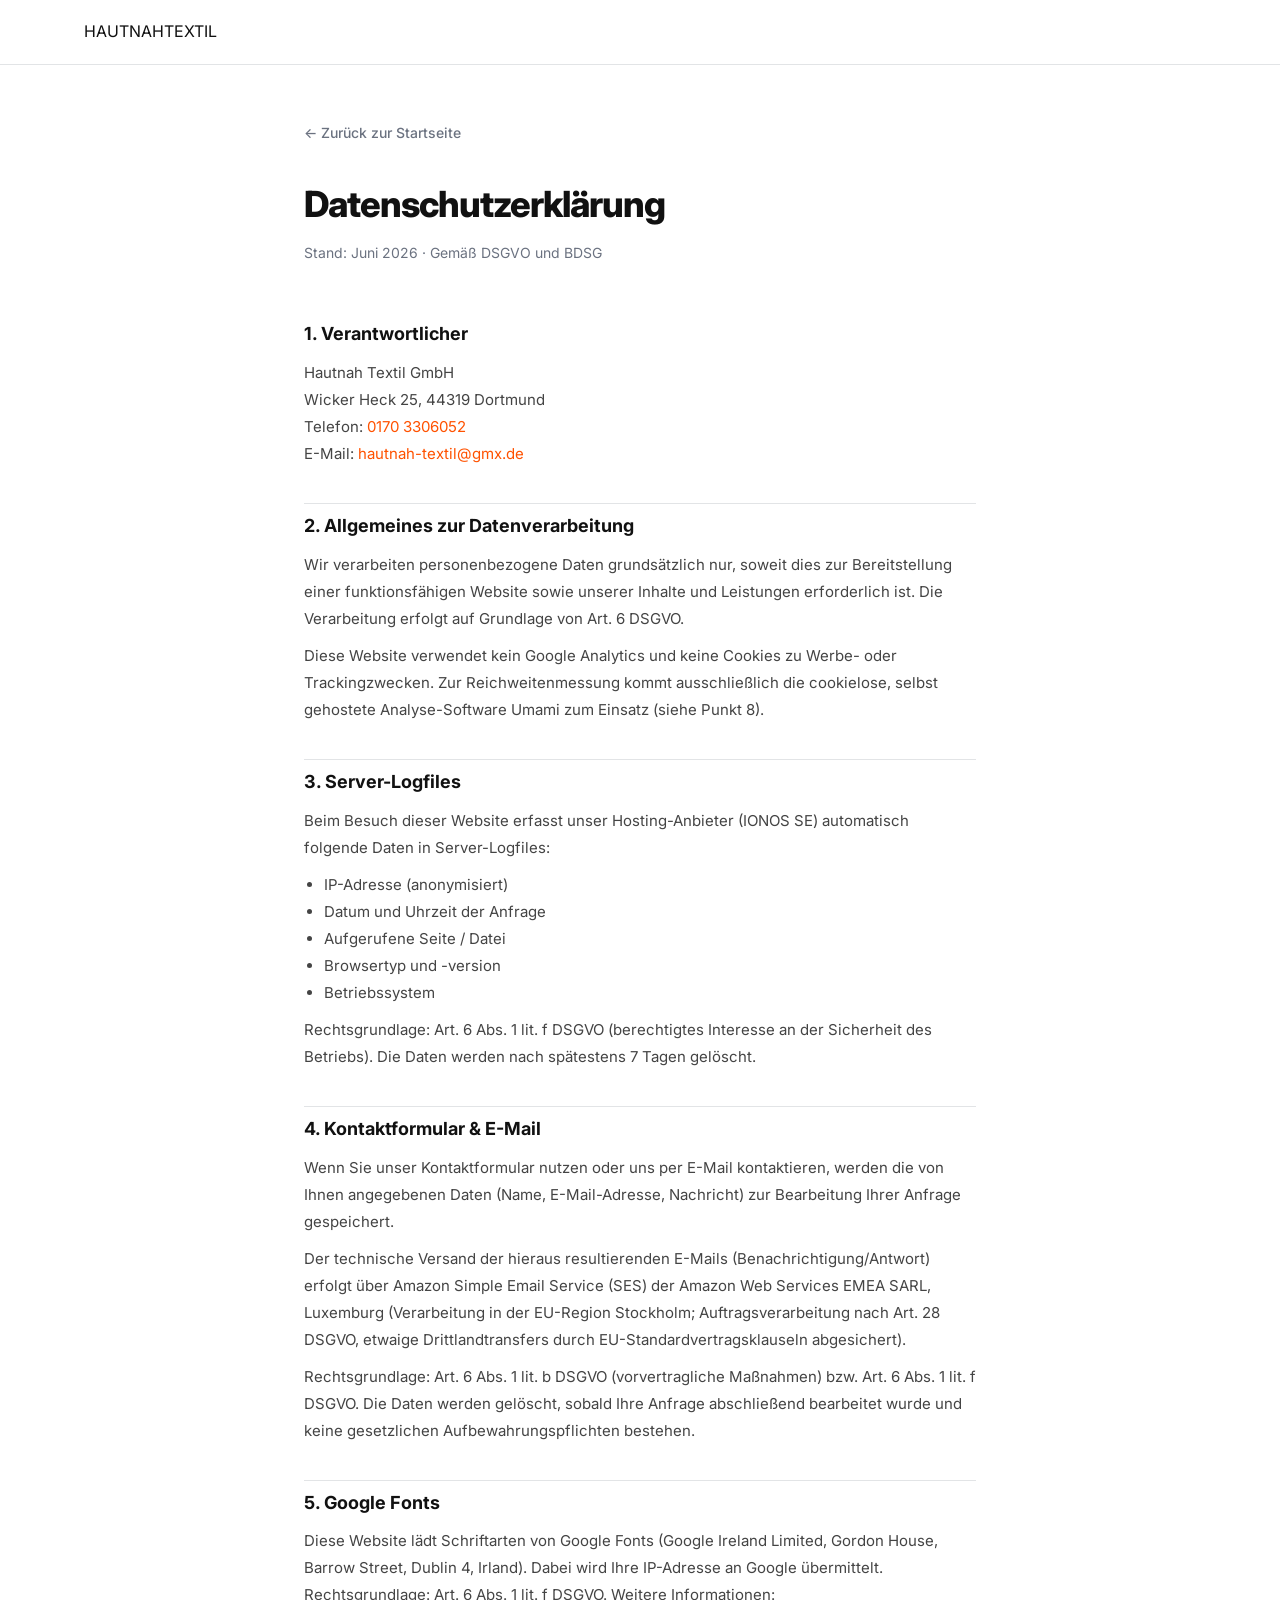
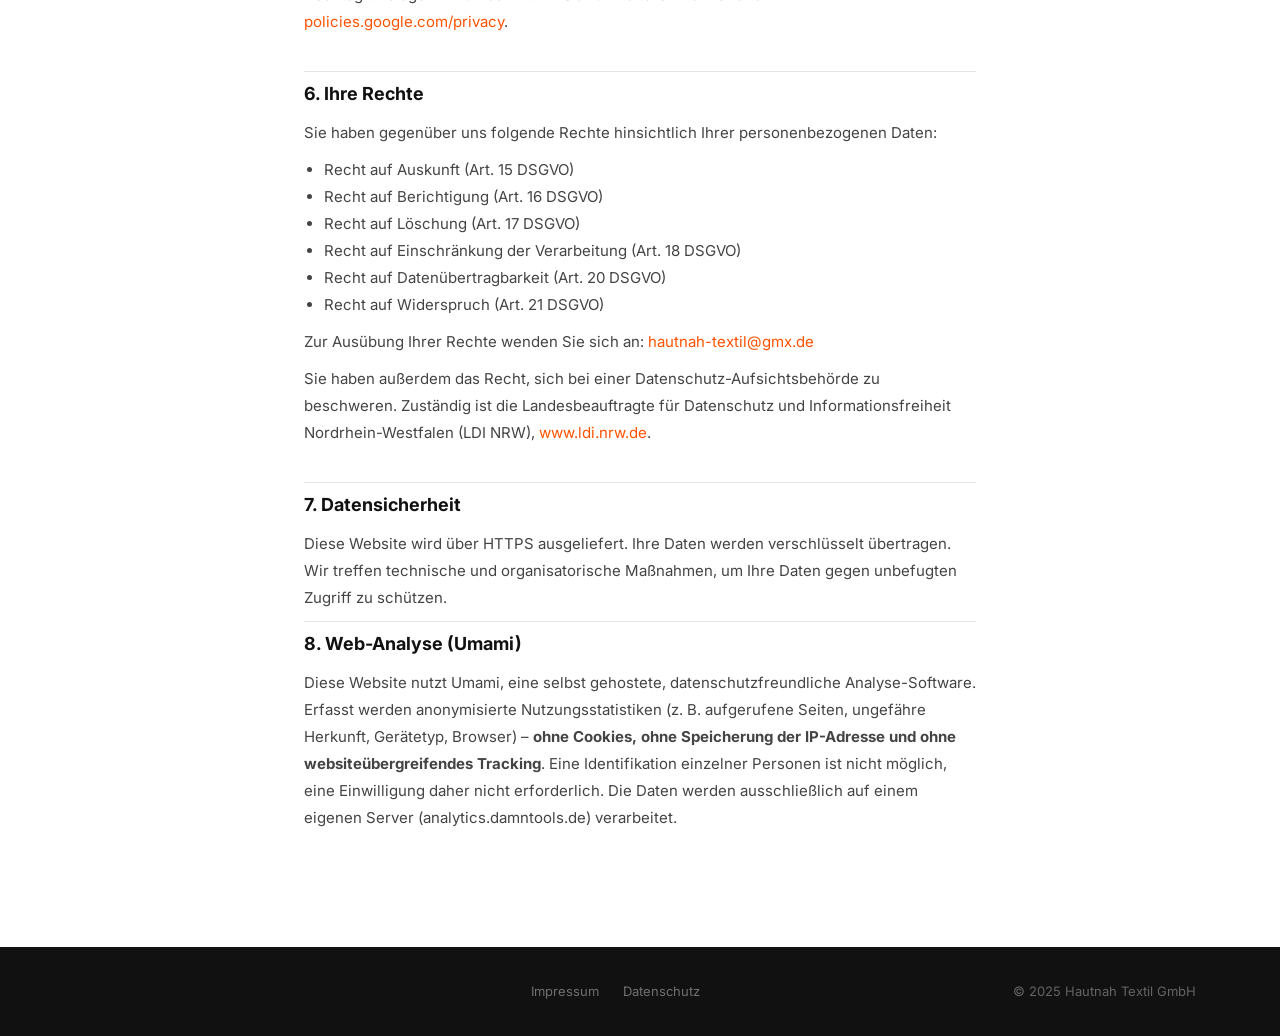
<file: datenschutz.html>
<!DOCTYPE html>
<html lang="de">
<head>
  <meta charset="UTF-8">
  <meta name="viewport" content="width=device-width, initial-scale=1.0">
  <title>Datenschutz – HAUT NAH Textil</title>
  <link rel="preconnect" href="https://fonts.googleapis.com">
  <link rel="preconnect" href="https://fonts.gstatic.com" crossorigin>
  <link href="https://fonts.googleapis.com/css2?family=Inter:wght@300;400;500;600;700;900&display=swap" rel="stylesheet">
  <link rel="stylesheet" href="style.css">
  <style>
    .legal-wrap { max-width: 720px; margin: 0 auto; padding: 120px 24px 80px; }
    .legal-wrap h1 { font-size: 36px; font-weight: 800; letter-spacing: -1px; margin-bottom: 8px; }
    .legal-wrap .sub { color: var(--muted); margin-bottom: 48px; font-size: 14px; }
    .legal-section { margin-bottom: 36px; }
    .legal-section h2 { font-size: 18px; font-weight: 700; margin-bottom: 10px; color: var(--anthrazit); padding-top: 8px; border-top: 1px solid var(--border); }
    .legal-section:first-of-type h2 { border-top: none; }
    .legal-section p { font-size: 15px; color: #444; line-height: 1.8; margin-bottom: 10px; }
    .legal-section ul { padding-left: 20px; margin-bottom: 10px; }
    .legal-section li { font-size: 15px; color: #444; line-height: 1.8; list-style: disc; }
    .legal-section a { color: var(--cyan); }
    .legal-section a:hover { text-decoration: underline; }
    .back-link { display: inline-flex; align-items: center; gap: 6px; font-size: 14px; font-weight: 500; color: var(--muted); margin-bottom: 32px; transition: color .2s; }
    .back-link:hover { color: var(--cyan); }
  </style>
    <script defer src="https://analytics.damntools.de/script.js" data-website-id="b19696ce-0dbf-492f-91c9-340fdf4747a9"></script>
</head>
<body>

  <nav class="nav">
    <div class="nav-inner">
      <a href="index.html" class="logo">
        <span class="logo-haut">HAUT</span><span class="logo-nah">NAH</span>
        <span class="logo-sub">TEXTIL</span>
      </a>
    </div>
  </nav>

  <div class="legal-wrap">
    <a href="index.html" class="back-link">← Zurück zur Startseite</a>
    <h1>Datenschutzerklärung</h1>
    <p class="sub">Stand: Juni 2026 · Gemäß DSGVO und BDSG</p>

    <div class="legal-section">
      <h2>1. Verantwortlicher</h2>
      <p>
        Hautnah Textil GmbH<br>
        Wicker Heck 25, 44319 Dortmund<br>
        Telefon: <a href="tel:+4901703306052">0170 3306052</a><br>
        E-Mail: <a href="mailto:hautnah-textil@gmx.de">hautnah-textil@gmx.de</a>
      </p>
    </div>

    <div class="legal-section">
      <h2>2. Allgemeines zur Datenverarbeitung</h2>
      <p>Wir verarbeiten personenbezogene Daten grundsätzlich nur, soweit dies zur Bereitstellung einer funktionsfähigen Website sowie unserer Inhalte und Leistungen erforderlich ist. Die Verarbeitung erfolgt auf Grundlage von Art. 6 DSGVO.</p>
      <p>Diese Website verwendet kein Google Analytics und keine Cookies zu Werbe- oder Trackingzwecken. Zur Reichweitenmessung kommt ausschließlich die cookielose, selbst gehostete Analyse-Software Umami zum Einsatz (siehe Punkt 8).</p>
    </div>

    <div class="legal-section">
      <h2>3. Server-Logfiles</h2>
      <p>Beim Besuch dieser Website erfasst unser Hosting-Anbieter (IONOS SE) automatisch folgende Daten in Server-Logfiles:</p>
      <ul>
        <li>IP-Adresse (anonymisiert)</li>
        <li>Datum und Uhrzeit der Anfrage</li>
        <li>Aufgerufene Seite / Datei</li>
        <li>Browsertyp und -version</li>
        <li>Betriebssystem</li>
      </ul>
      <p>Rechtsgrundlage: Art. 6 Abs. 1 lit. f DSGVO (berechtigtes Interesse an der Sicherheit des Betriebs). Die Daten werden nach spätestens 7 Tagen gelöscht.</p>
    </div>

    <div class="legal-section">
      <h2>4. Kontaktformular & E-Mail</h2>
      <p>Wenn Sie unser Kontaktformular nutzen oder uns per E-Mail kontaktieren, werden die von Ihnen angegebenen Daten (Name, E-Mail-Adresse, Nachricht) zur Bearbeitung Ihrer Anfrage gespeichert.</p>
      <p>Der technische Versand der hieraus resultierenden E-Mails (Benachrichtigung/Antwort) erfolgt über Amazon Simple Email Service (SES) der Amazon Web Services EMEA SARL, Luxemburg (Verarbeitung in der EU-Region Stockholm; Auftragsverarbeitung nach Art. 28 DSGVO, etwaige Drittlandtransfers durch EU-Standardvertragsklauseln abgesichert).</p>
      <p>Rechtsgrundlage: Art. 6 Abs. 1 lit. b DSGVO (vorvertragliche Maßnahmen) bzw. Art. 6 Abs. 1 lit. f DSGVO. Die Daten werden gelöscht, sobald Ihre Anfrage abschließend bearbeitet wurde und keine gesetzlichen Aufbewahrungspflichten bestehen.</p>
    </div>

    <div class="legal-section">
      <h2>5. Google Fonts</h2>
      <p>Diese Website lädt Schriftarten von Google Fonts (Google Ireland Limited, Gordon House, Barrow Street, Dublin 4, Irland). Dabei wird Ihre IP-Adresse an Google übermittelt. Rechtsgrundlage: Art. 6 Abs. 1 lit. f DSGVO. Weitere Informationen: <a href="https://policies.google.com/privacy" target="_blank" rel="noopener">policies.google.com/privacy</a>.</p>
    </div>

    <div class="legal-section">
      <h2>6. Ihre Rechte</h2>
      <p>Sie haben gegenüber uns folgende Rechte hinsichtlich Ihrer personenbezogenen Daten:</p>
      <ul>
        <li>Recht auf Auskunft (Art. 15 DSGVO)</li>
        <li>Recht auf Berichtigung (Art. 16 DSGVO)</li>
        <li>Recht auf Löschung (Art. 17 DSGVO)</li>
        <li>Recht auf Einschränkung der Verarbeitung (Art. 18 DSGVO)</li>
        <li>Recht auf Datenübertragbarkeit (Art. 20 DSGVO)</li>
        <li>Recht auf Widerspruch (Art. 21 DSGVO)</li>
      </ul>
      <p>Zur Ausübung Ihrer Rechte wenden Sie sich an: <a href="mailto:hautnah-textil@gmx.de">hautnah-textil@gmx.de</a></p>
      <p>Sie haben außerdem das Recht, sich bei einer Datenschutz-Aufsichtsbehörde zu beschweren. Zuständig ist die Landesbeauftragte für Datenschutz und Informationsfreiheit Nordrhein-Westfalen (LDI NRW), <a href="https://www.ldi.nrw.de" target="_blank" rel="noopener">www.ldi.nrw.de</a>.</p>
    </div>

    <div class="legal-section">
      <h2>7. Datensicherheit</h2>
      <p>Diese Website wird über HTTPS ausgeliefert. Ihre Daten werden verschlüsselt übertragen. Wir treffen technische und organisatorische Maßnahmen, um Ihre Daten gegen unbefugten Zugriff zu schützen.</p>
      <h2>8. Web-Analyse (Umami)</h2>
      <p>Diese Website nutzt Umami, eine selbst gehostete, datenschutzfreundliche Analyse-Software. Erfasst werden anonymisierte Nutzungsstatistiken (z.&nbsp;B. aufgerufene Seiten, ungefähre Herkunft, Gerätetyp, Browser) – <strong>ohne Cookies, ohne Speicherung der IP-Adresse und ohne websiteübergreifendes Tracking</strong>. Eine Identifikation einzelner Personen ist nicht möglich, eine Einwilligung daher nicht erforderlich. Die Daten werden ausschließlich auf einem eigenen Server (analytics.damntools.de) verarbeitet.</p>
    </div>
  </div>

  <footer class="footer">
    <div class="container footer-inner">
      <div class="footer-logo">
        <span class="logo-haut">HAUT</span><span class="logo-nah">NAH</span>
        <span class="logo-sub">TEXTIL</span>
      </div>
      <div class="footer-links">
        <a href="impressum.html">Impressum</a>
        <a href="datenschutz.html">Datenschutz</a>
      </div>
      <p class="footer-copy">© 2025 Hautnah Textil GmbH</p>
    </div>
  </footer>

</body>
</html>
</file>
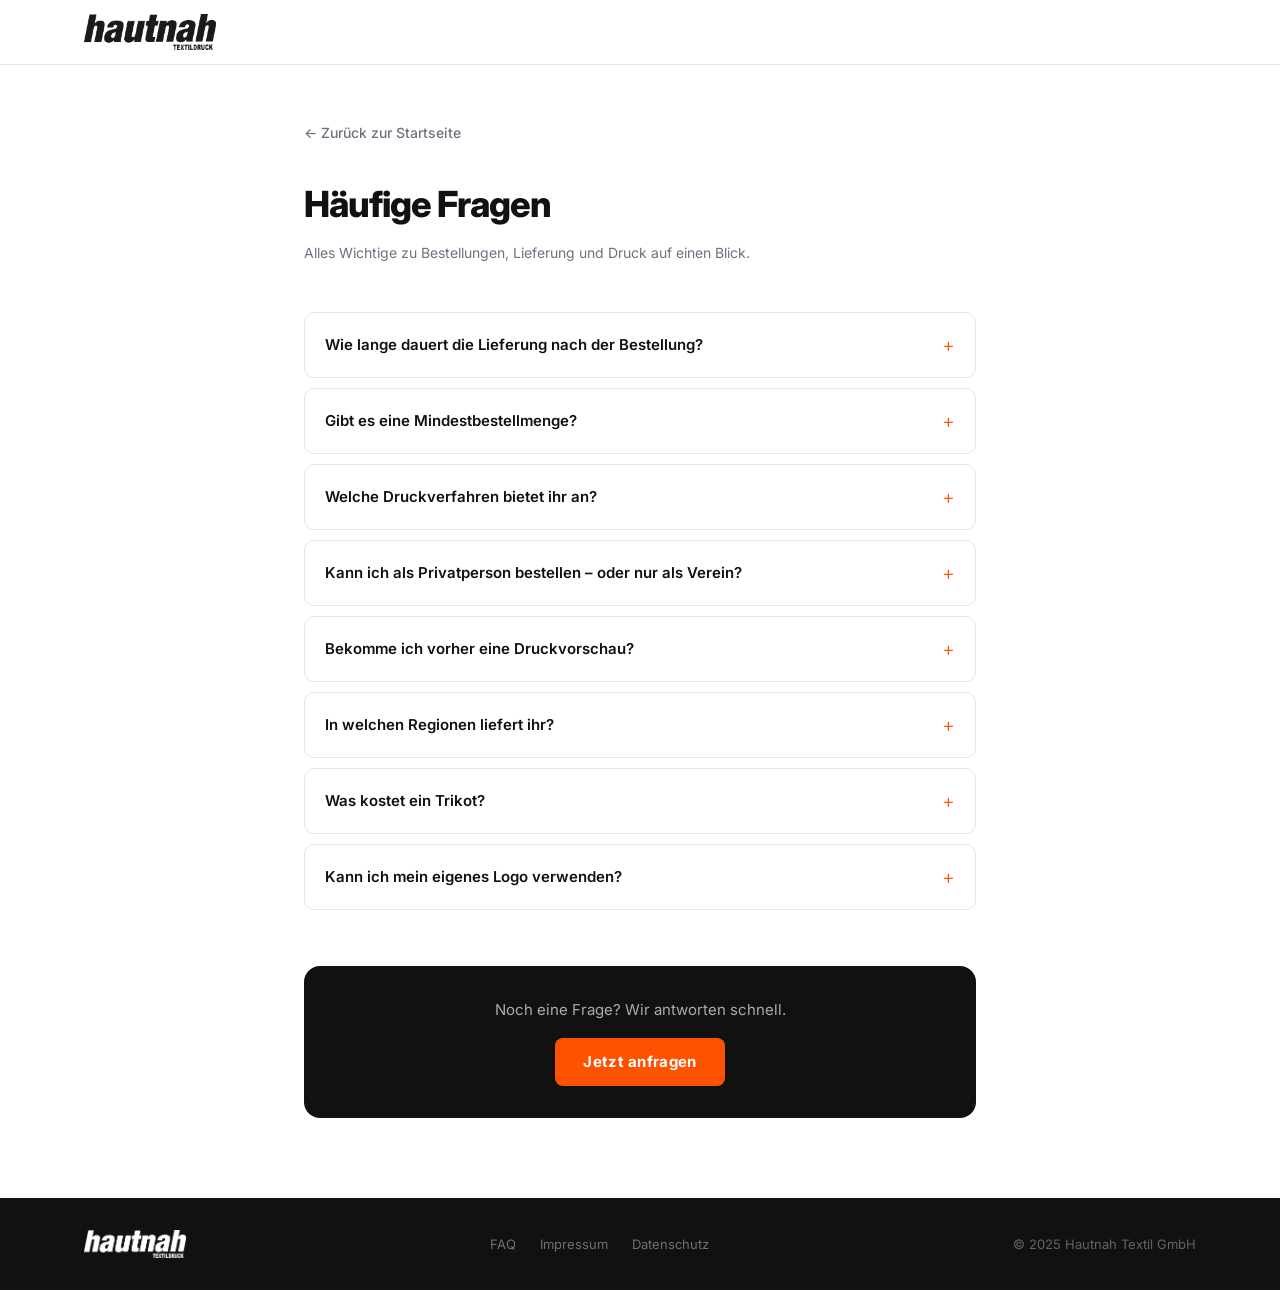
<file: faq.html>
<!DOCTYPE html>
<html lang="de">
<head>
  <meta charset="UTF-8">
  <meta name="viewport" content="width=device-width, initial-scale=1.0">
  <title>FAQ – Häufige Fragen | Hautnah Textil</title>
  <meta name="description" content="Häufig gestellte Fragen zu Trikots, Lieferzeiten, Druckverfahren und Bestellungen bei Hautnah Textil – Ihrem Stanno-Partner im Ruhrgebiet.">
  <link rel="canonical" href="https://www.hautnah-textil.de/faq.html">
  <link rel="icon" type="image/png" href="/assets/logo.png">
  <script type="application/ld+json">
  {
    "@context": "https://schema.org",
    "@type": "FAQPage",
    "mainEntity": [
      {
        "@type": "Question",
        "name": "Wie lange dauert die Lieferung nach der Bestellung?",
        "acceptedAnswer": { "@type": "Answer", "text": "Nach Auftragsbestätigung und Druckfreigabe liefern wir in der Regel innerhalb von 2–3 Wochen. Bei eiligen Bestellungen sprechen Sie uns auf Expresslieferung an." }
      },
      {
        "@type": "Question",
        "name": "Gibt es eine Mindestbestellmenge?",
        "acceptedAnswer": { "@type": "Answer", "text": "Für Trikots und Trainingskleidung empfehlen wir ab 5 Stück. Für Vereinsmerchandise gibt es keine feste Mindestmenge." }
      },
      {
        "@type": "Question",
        "name": "Welche Druckverfahren bietet ihr an?",
        "acceptedAnswer": { "@type": "Answer", "text": "Wir setzen je nach Textil und Motiv auf Sublimationsdruck, Siebdruck und Transferdruck. Wir beraten Sie zum besten Verfahren." }
      },
      {
        "@type": "Question",
        "name": "Kann ich als Privatperson bestellen?",
        "acceptedAnswer": { "@type": "Answer", "text": "Ja, jeder kann bestellen. Wir arbeiten mit Vereinen, Firmen und Privatpersonen zusammen." }
      },
      {
        "@type": "Question",
        "name": "Bekomme ich vorher eine Druckvorschau?",
        "acceptedAnswer": { "@type": "Answer", "text": "Ja, vor der Produktion erhalten Sie immer einen digitalen Proof zur Freigabe. Erst nach Ihrer Bestätigung gehen wir in die Fertigung." }
      },
      {
        "@type": "Question",
        "name": "In welchen Regionen liefert ihr?",
        "acceptedAnswer": { "@type": "Answer", "text": "Unser Hauptgebiet ist das Ruhrgebiet – Dortmund, Bochum, Essen, Gelsenkirchen, Herne, Recklinghausen. Wir liefern deutschlandweit." }
      }
    ]
  }
  </script>
  <link rel="preconnect" href="https://fonts.googleapis.com">
  <link rel="preconnect" href="https://fonts.gstatic.com" crossorigin>
  <link href="https://fonts.googleapis.com/css2?family=Inter:wght@300;400;500;600;700;900&display=swap" rel="stylesheet">
  <link rel="stylesheet" href="style.css">
  <style>
    .faq-wrap { max-width: 720px; margin: 0 auto; padding: 120px 24px 80px; }
    .faq-wrap h1 { font-size: 36px; font-weight: 800; letter-spacing: -1px; margin-bottom: 8px; }
    .faq-wrap .sub { color: var(--muted); margin-bottom: 48px; font-size: 14px; }
    .back-link { display: inline-flex; align-items: center; gap: 6px; font-size: 14px; font-weight: 500; color: var(--muted); margin-bottom: 32px; transition: color .2s; text-decoration: none; }
    .back-link:hover { color: var(--cyan); }
    .cta-box { margin-top: 56px; background: var(--anthrazit, #1e2022); border-radius: 16px; padding: 32px; text-align: center; }
    .cta-box p { color: rgba(255,255,255,.65); font-size: 15px; margin-bottom: 16px; }
    .cta-box .btn-primary { display: inline-block; padding: 12px 28px; background: var(--cyan, #00C2C7); color: #fff; font-weight: 700; border-radius: 8px; text-decoration: none; font-size: 15px; }
  </style>
    <script defer src="https://analytics.damntools.de/script.js" data-website-id="b19696ce-0dbf-492f-91c9-340fdf4747a9"></script>
</head>
<body>

  <nav class="nav">
    <div class="nav-inner">
      <a href="index.html" class="logo">
        <img src="assets/logo.png" alt="Hautnah Textil" class="logo-img">
      </a>
    </div>
  </nav>

  <div class="faq-wrap">
    <a href="index.html" class="back-link">← Zurück zur Startseite</a>
    <h1>Häufige Fragen</h1>
    <p class="sub">Alles Wichtige zu Bestellungen, Lieferung und Druck auf einen Blick.</p>

    <div class="faq-list">
      <details class="faq-item">
        <summary class="faq-q">Wie lange dauert die Lieferung nach der Bestellung?</summary>
        <p class="faq-a">Nach Auftragsbestätigung und Druckfreigabe liefern wir in der Regel innerhalb von <strong>2–3 Wochen</strong>. Bei eiligen Bestellungen sprecht uns gerne auf Expresslieferung an – wir finden eine Lösung.</p>
      </details>
      <details class="faq-item">
        <summary class="faq-q">Gibt es eine Mindestbestellmenge?</summary>
        <p class="faq-a">Für Trikots und Trainingskleidung empfehlen wir ab <strong>5 Stück</strong>, damit sich Druck und Preis lohnen. Für Vereinsmerchandise gibt es keine feste Mindestmenge – fragt einfach an.</p>
      </details>
      <details class="faq-item">
        <summary class="faq-q">Welche Druckverfahren bietet ihr an?</summary>
        <p class="faq-a">Wir setzen je nach Textil und Motiv auf <strong>Sublimationsdruck</strong>, <strong>Siebdruck</strong> und <strong>Transferdruck</strong>. Bei der Beratung empfehlen wir das beste Verfahren für eure Anforderungen.</p>
      </details>
      <details class="faq-item">
        <summary class="faq-q">Kann ich als Privatperson bestellen – oder nur als Verein?</summary>
        <p class="faq-a">Jeder kann bei uns bestellen. Wir arbeiten mit Vereinen, Firmen und Privatpersonen zusammen. Vereinsbestellungen erhalten in der Regel bessere Staffelpreise.</p>
      </details>
      <details class="faq-item">
        <summary class="faq-q">Bekomme ich vorher eine Druckvorschau?</summary>
        <p class="faq-a">Ja – vor der Produktion erhaltet ihr immer einen digitalen <strong>Proof (Druckvorschau)</strong> zur Freigabe. Erst nach eurer Bestätigung gehen wir in die Fertigung.</p>
      </details>
      <details class="faq-item">
        <summary class="faq-q">In welchen Regionen liefert ihr?</summary>
        <p class="faq-a">Unser Hauptgebiet ist das <strong>Ruhrgebiet</strong> – Dortmund, Bochum, Essen, Gelsenkirchen, Herne, Recklinghausen und Umgebung. Wir liefern aber deutschlandweit und holen auf Wunsch auch persönlich ab.</p>
      </details>
      <details class="faq-item">
        <summary class="faq-q">Was kostet ein Trikot?</summary>
        <p class="faq-a">Der Preis hängt von Modell, Stückzahl, Druckverfahren und Ausstattung ab. Wir erstellen euch gerne ein <strong>kostenloses Angebot</strong> – einfach Anfrage stellen.</p>
      </details>
      <details class="faq-item">
        <summary class="faq-q">Kann ich mein eigenes Logo verwenden?</summary>
        <p class="faq-a">Ja, absolut. Ihr liefert uns euer Logo (idealerweise als Vektordatei .ai oder .eps) und wir kümmern uns um die optimale Druckaufbereitung. Auch bei einfachen JPG/PNG-Dateien helfen wir weiter.</p>
      </details>
    </div>

    <div class="cta-box">
      <p>Noch eine Frage? Wir antworten schnell.</p>
      <a href="index.html#kontakt" class="btn-primary">Jetzt anfragen</a>
    </div>
  </div>

  <footer class="footer">
    <div class="container footer-inner">
      <div class="footer-logo">
        <img src="assets/logo-weiss.png" alt="Hautnah Textil" class="logo-img logo-img--footer" loading="lazy">
      </div>
      <div class="footer-links">
        <a href="faq.html">FAQ</a>
        <a href="impressum.html">Impressum</a>
        <a href="datenschutz.html">Datenschutz</a>
      </div>
      <p class="footer-copy">&copy; 2025 Hautnah Textil GmbH</p>
    </div>
  </footer>

</body>
</html>
</file>
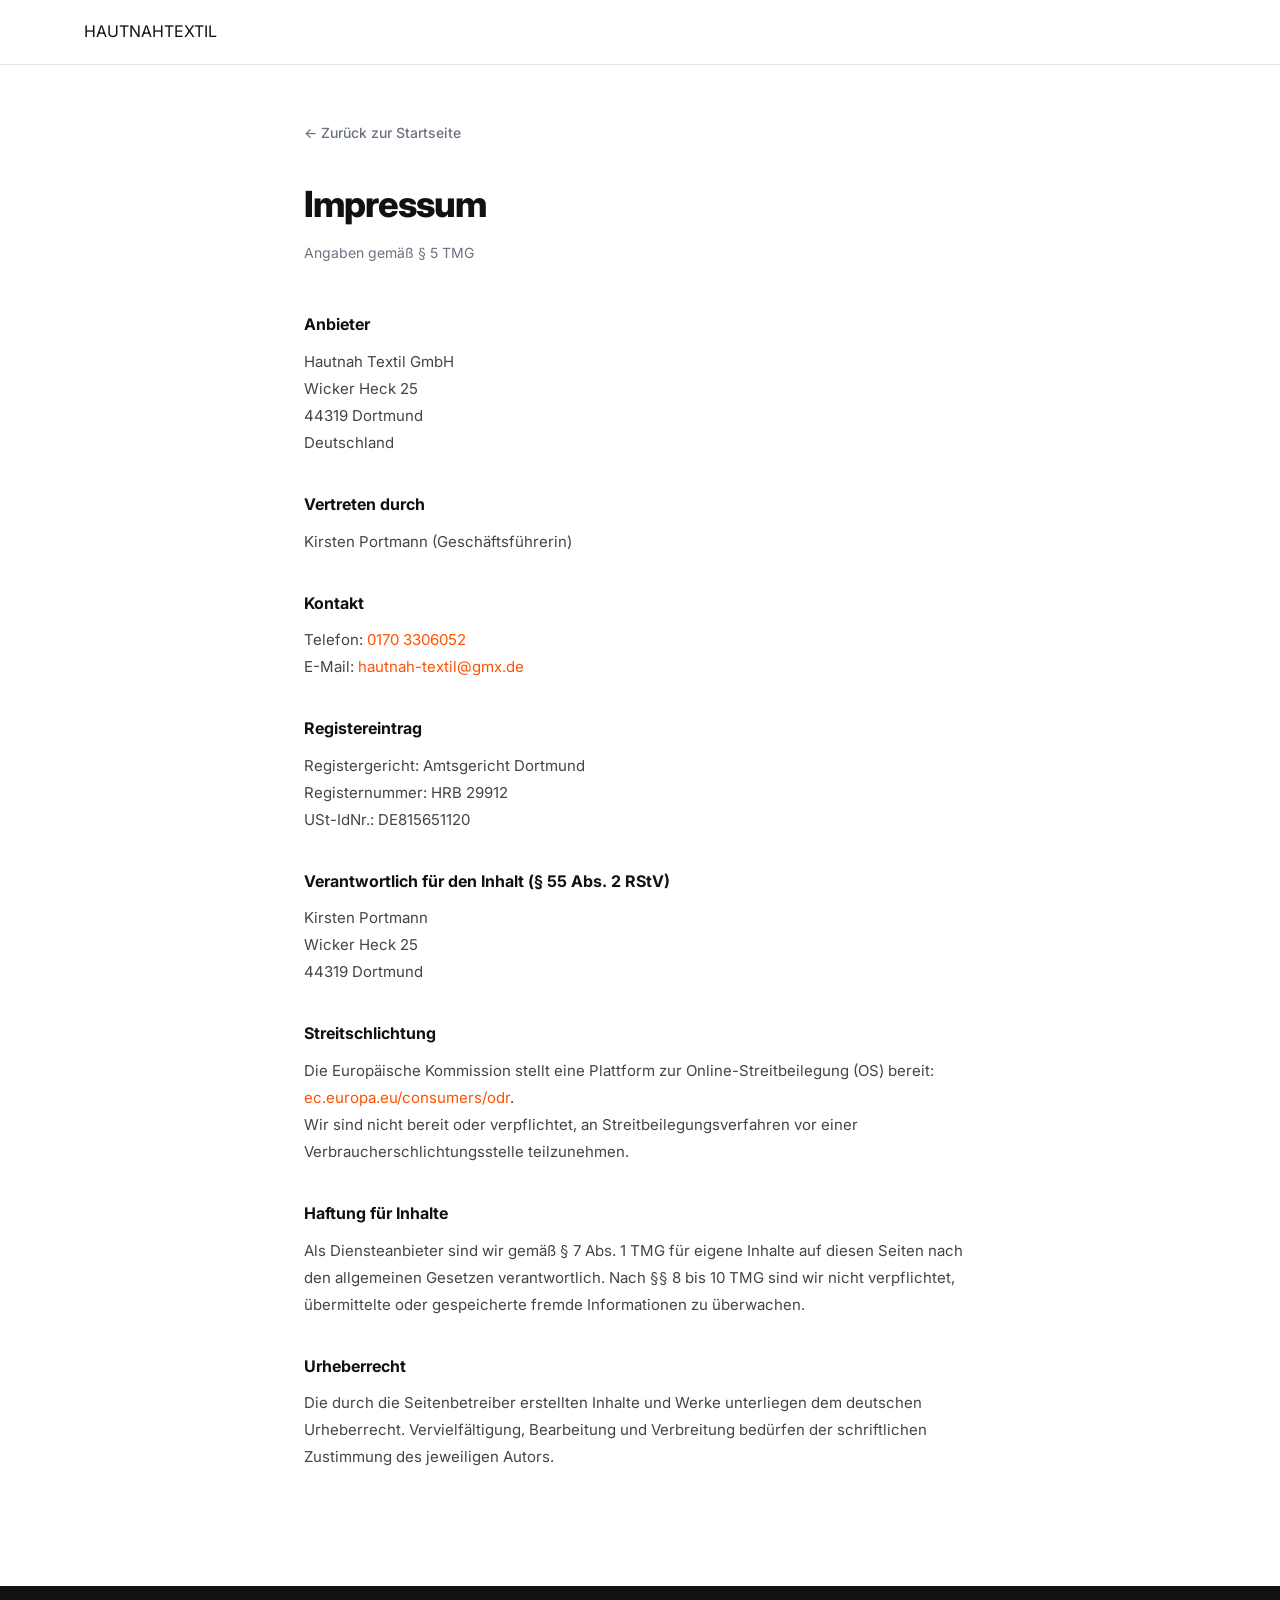
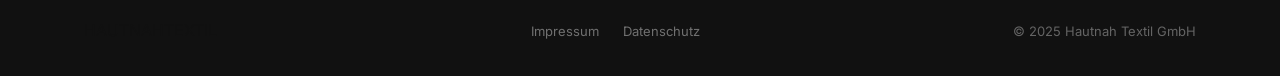
<file: impressum.html>
<!DOCTYPE html>
<html lang="de">
<head>
  <meta charset="UTF-8">
  <meta name="viewport" content="width=device-width, initial-scale=1.0">
  <title>Impressum – HAUT NAH Textil</title>
  <link rel="preconnect" href="https://fonts.googleapis.com">
  <link rel="preconnect" href="https://fonts.gstatic.com" crossorigin>
  <link href="https://fonts.googleapis.com/css2?family=Inter:wght@300;400;500;600;700;900&display=swap" rel="stylesheet">
  <link rel="stylesheet" href="style.css">
  <style>
    .legal-wrap { max-width: 720px; margin: 0 auto; padding: 120px 24px 80px; }
    .legal-wrap h1 { font-size: 36px; font-weight: 800; letter-spacing: -1px; margin-bottom: 8px; }
    .legal-wrap .sub { color: var(--muted); margin-bottom: 48px; font-size: 14px; }
    .legal-section { margin-bottom: 36px; }
    .legal-section h2 { font-size: 16px; font-weight: 700; margin-bottom: 10px; color: var(--anthrazit); }
    .legal-section p, .legal-section address { font-size: 15px; color: #444; line-height: 1.8; font-style: normal; }
    .legal-section a { color: var(--cyan); }
    .legal-section a:hover { text-decoration: underline; }
    .back-link { display: inline-flex; align-items: center; gap: 6px; font-size: 14px; font-weight: 500; color: var(--muted); margin-bottom: 32px; transition: color .2s; }
    .back-link:hover { color: var(--cyan); }
  </style>
    <script defer src="https://analytics.damntools.de/script.js" data-website-id="b19696ce-0dbf-492f-91c9-340fdf4747a9"></script>
</head>
<body>

  <nav class="nav">
    <div class="nav-inner">
      <a href="index.html" class="logo">
        <span class="logo-haut">HAUT</span><span class="logo-nah">NAH</span>
        <span class="logo-sub">TEXTIL</span>
      </a>
    </div>
  </nav>

  <div class="legal-wrap">
    <a href="index.html" class="back-link">← Zurück zur Startseite</a>
    <h1>Impressum</h1>
    <p class="sub">Angaben gemäß § 5 TMG</p>

    <div class="legal-section">
      <h2>Anbieter</h2>
      <address>
        Hautnah Textil GmbH<br>
        Wicker Heck 25<br>
        44319 Dortmund<br>
        Deutschland
      </address>
    </div>

    <div class="legal-section">
      <h2>Vertreten durch</h2>
      <p>Kirsten Portmann (Geschäftsführerin)</p>
    </div>

    <div class="legal-section">
      <h2>Kontakt</h2>
      <p>
        Telefon: <a href="tel:+4901703306052">0170 3306052</a><br>
        E-Mail: <a href="mailto:hautnah-textil@gmx.de">hautnah-textil@gmx.de</a>
      </p>
    </div>

    <div class="legal-section">
      <h2>Registereintrag</h2>
      <p>Registergericht: Amtsgericht Dortmund<br>
      Registernummer: HRB 29912<br>
      USt-IdNr.: DE815651120</p>
    </div>

    <div class="legal-section">
      <h2>Verantwortlich für den Inhalt (§ 55 Abs. 2 RStV)</h2>
      <address>
        Kirsten Portmann<br>
        Wicker Heck 25<br>
        44319 Dortmund
      </address>
    </div>

    <div class="legal-section">
      <h2>Streitschlichtung</h2>
      <p>Die Europäische Kommission stellt eine Plattform zur Online-Streitbeilegung (OS) bereit:
      <a href="https://ec.europa.eu/consumers/odr" target="_blank" rel="noopener">ec.europa.eu/consumers/odr</a>.<br>
      Wir sind nicht bereit oder verpflichtet, an Streitbeilegungsverfahren vor einer Verbraucherschlichtungsstelle teilzunehmen.</p>
    </div>

    <div class="legal-section">
      <h2>Haftung für Inhalte</h2>
      <p>Als Diensteanbieter sind wir gemäß § 7 Abs. 1 TMG für eigene Inhalte auf diesen Seiten nach den allgemeinen Gesetzen verantwortlich. Nach §§ 8 bis 10 TMG sind wir nicht verpflichtet, übermittelte oder gespeicherte fremde Informationen zu überwachen.</p>
    </div>

    <div class="legal-section">
      <h2>Urheberrecht</h2>
      <p>Die durch die Seitenbetreiber erstellten Inhalte und Werke unterliegen dem deutschen Urheberrecht. Vervielfältigung, Bearbeitung und Verbreitung bedürfen der schriftlichen Zustimmung des jeweiligen Autors.</p>
    </div>
  </div>

  <footer class="footer">
    <div class="container footer-inner">
      <div class="footer-logo">
        <span class="logo-haut">HAUT</span><span class="logo-nah">NAH</span>
        <span class="logo-sub">TEXTIL</span>
      </div>
      <div class="footer-links">
        <a href="impressum.html">Impressum</a>
        <a href="datenschutz.html">Datenschutz</a>
      </div>
      <p class="footer-copy">© 2025 Hautnah Textil GmbH</p>
    </div>
  </footer>

</body>
</html>
</file>
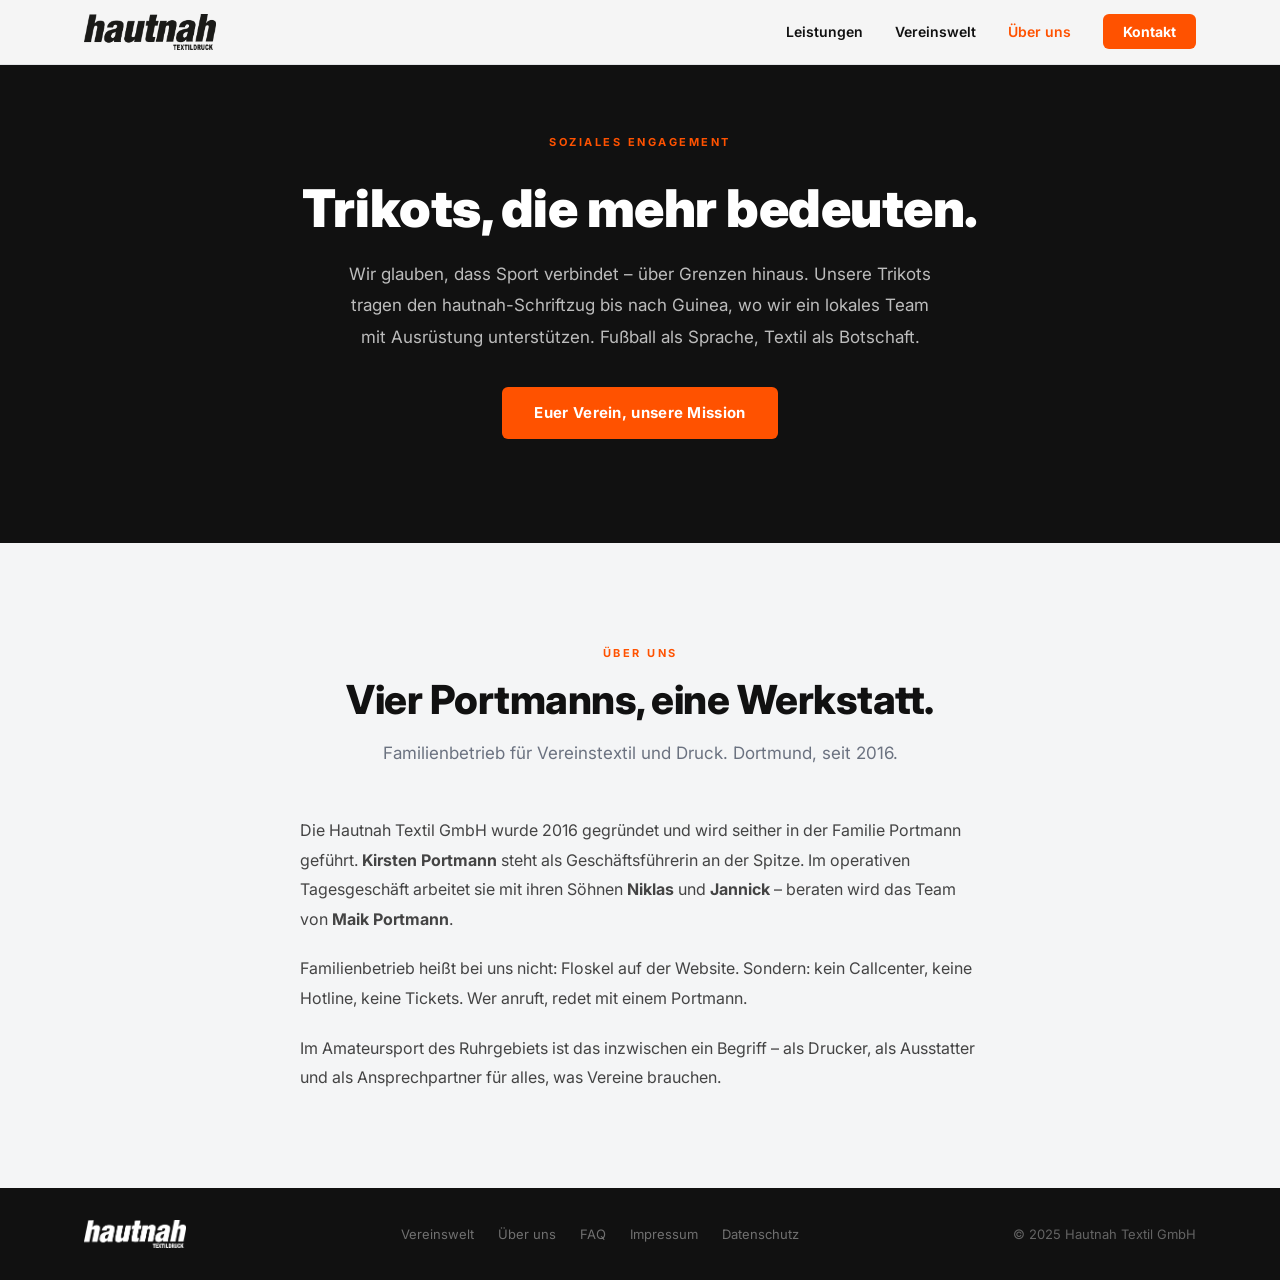
<file: ueber-uns.html>
<!DOCTYPE html>
<html lang="de">
<head>
  <meta charset="UTF-8">
  <meta name="viewport" content="width=device-width, initial-scale=1.0">
  <script>try{document.documentElement.className+=' sr';}catch(e){}</script>

  <title>Über uns – Hautnah Textil | Familienbetrieb aus Dortmund</title>
  <meta name="description" content="Hautnah Textil ist ein Familienbetrieb aus Dortmund, seit 2016 von der Familie Portmann geführt. Vereinstextil und Druck – persönlich, ohne Callcenter. Wer anruft, redet mit einem Portmann.">
  <link rel="canonical" href="https://www.hautnah-textil.de/ueber-uns.html">

  <link rel="icon" type="image/png" href="/assets/logo.png">
  <link rel="apple-touch-icon" href="/assets/logo.png">

  <link rel="preconnect" href="https://fonts.googleapis.com">
  <link rel="preconnect" href="https://fonts.gstatic.com" crossorigin>
  <link href="https://fonts.googleapis.com/css2?family=Inter:wght@300;400;500;600;700;900&display=swap" rel="stylesheet">
  <link rel="stylesheet" href="style.css?v=20260610c">
    <script defer src="https://analytics.damntools.de/script.js" data-website-id="b19696ce-0dbf-492f-91c9-340fdf4747a9"></script>
</head>
<body>

  <!-- NAV -->
  <nav class="nav" id="nav">
    <div class="nav-inner">
      <a href="index.html" class="logo">
        <img src="assets/logo.png" alt="hautnah Textildruck" class="logo-img">
      </a>
      <ul class="nav-links">
        <li><a href="index.html#leistungen">Leistungen</a></li>
        <li><a href="vereinswelt.html">Vereinswelt</a></li>
        <li><a href="ueber-uns.html" style="color:var(--cyan)">Über uns</a></li>
        <li><a href="index.html#kontakt" class="btn-nav">Kontakt</a></li>
      </ul>
      <button class="burger" id="burger" aria-label="Menü">
        <span></span><span></span><span></span>
      </button>
    </div>
    <div class="mobile-menu" id="mobileMenu">
      <a href="index.html#leistungen">Leistungen</a>
      <a href="vereinswelt.html">Vereinswelt</a>
      <a href="ueber-uns.html" style="color:var(--cyan)">Über uns</a>
      <a href="index.html#kontakt" class="btn-nav">Kontakt</a>
    </div>
  </nav>

  <!-- SOZIALES ENGAGEMENT (Hero, ohne Bild) -->
  <section class="charity" style="padding:128px 24px 104px;">
    <div class="reveal" style="max-width:720px;margin:0 auto;text-align:center;">
      <span class="label" style="color:var(--cyan)">Soziales Engagement</span>
      <h2 style="color:#fff;font-size:clamp(32px,5vw,52px);font-weight:900;letter-spacing:-.5px;margin:14px 0 22px;line-height:1.1">Trikots, die mehr bedeuten.</h2>
      <p style="color:rgba(255,255,255,.72);font-size:17px;line-height:1.85;max-width:600px;margin:0 auto 34px">Wir glauben, dass Sport verbindet – über Grenzen hinaus. Unsere Trikots tragen den hautnah-Schriftzug bis nach Guinea, wo wir ein lokales Team mit Ausrüstung unterstützen. Fußball als Sprache, Textil als Botschaft.</p>
      <a href="index.html#kontakt" class="btn-primary">Euer Verein, unsere Mission</a>
    </div>
  </section>

  <!-- FAMILIENBETRIEB -->
  <section class="familie" id="familie" style="padding:96px 0;background:var(--off);">
    <div class="container" style="max-width:880px;margin:0 auto;padding:0 24px;">
      <div class="section-head" style="text-align:center;margin-bottom:48px;">
        <span class="label">Über uns</span>
        <h2>Vier Portmanns, eine Werkstatt.</h2>
        <p style="max-width:640px;margin:16px auto 0;color:var(--muted);font-size:17px;line-height:1.7;">
          Familienbetrieb für Vereinstextil und Druck. Dortmund, seit 2016.
        </p>
      </div>
      <div class="familie-text" style="max-width:680px;margin:0 auto;font-size:16px;line-height:1.85;color:#444;">
        <p style="margin-bottom:20px;">
          Die Hautnah Textil GmbH wurde 2016 gegründet und wird seither in der Familie Portmann geführt. <strong>Kirsten Portmann</strong> steht als Geschäftsführerin an der Spitze. Im operativen Tagesgeschäft arbeitet sie mit ihren Söhnen <strong>Niklas</strong> und <strong>Jannick</strong> – beraten wird das Team von <strong>Maik Portmann</strong>.
        </p>
        <p style="margin-bottom:20px;">
          Familienbetrieb heißt bei uns nicht: Floskel auf der Website. Sondern: kein Callcenter, keine Hotline, keine Tickets. Wer anruft, redet mit einem Portmann.
        </p>
        <p style="margin-bottom:0;">
          Im Amateursport des Ruhrgebiets ist das inzwischen ein Begriff – als Drucker, als Ausstatter und als Ansprechpartner für alles, was Vereine brauchen.
        </p>
      </div>
    </div>
  </section>

  <!-- FOOTER -->
  <footer class="footer">
    <div class="container footer-inner">
      <div class="footer-logo">
        <img src="assets/logo-weiss.png" alt="hautnah Textildruck" class="logo-img logo-img--footer" loading="lazy">
      </div>
      <div class="footer-links">
        <a href="vereinswelt.html">Vereinswelt</a>
        <a href="ueber-uns.html">Über uns</a>
        <a href="faq.html">FAQ</a>
        <a href="impressum.html">Impressum</a>
        <a href="datenschutz.html">Datenschutz</a>
      </div>
      <p class="footer-copy">&copy; 2025 Hautnah Textil GmbH</p>
    </div>
  </footer>

  <script>
    const nav = document.getElementById('nav');
    window.addEventListener('scroll', () => nav.classList.toggle('scrolled', window.scrollY > 20));
    const burger = document.getElementById('burger');
    const mobileMenu = document.getElementById('mobileMenu');
    burger.addEventListener('click', () => mobileMenu.classList.toggle('open'));
    mobileMenu.querySelectorAll('a').forEach(a => a.addEventListener('click', () => mobileMenu.classList.remove('open')));
  </script>
  <script src="reveal.js?v=20260610c"></script>
</body>
</html>
</file>
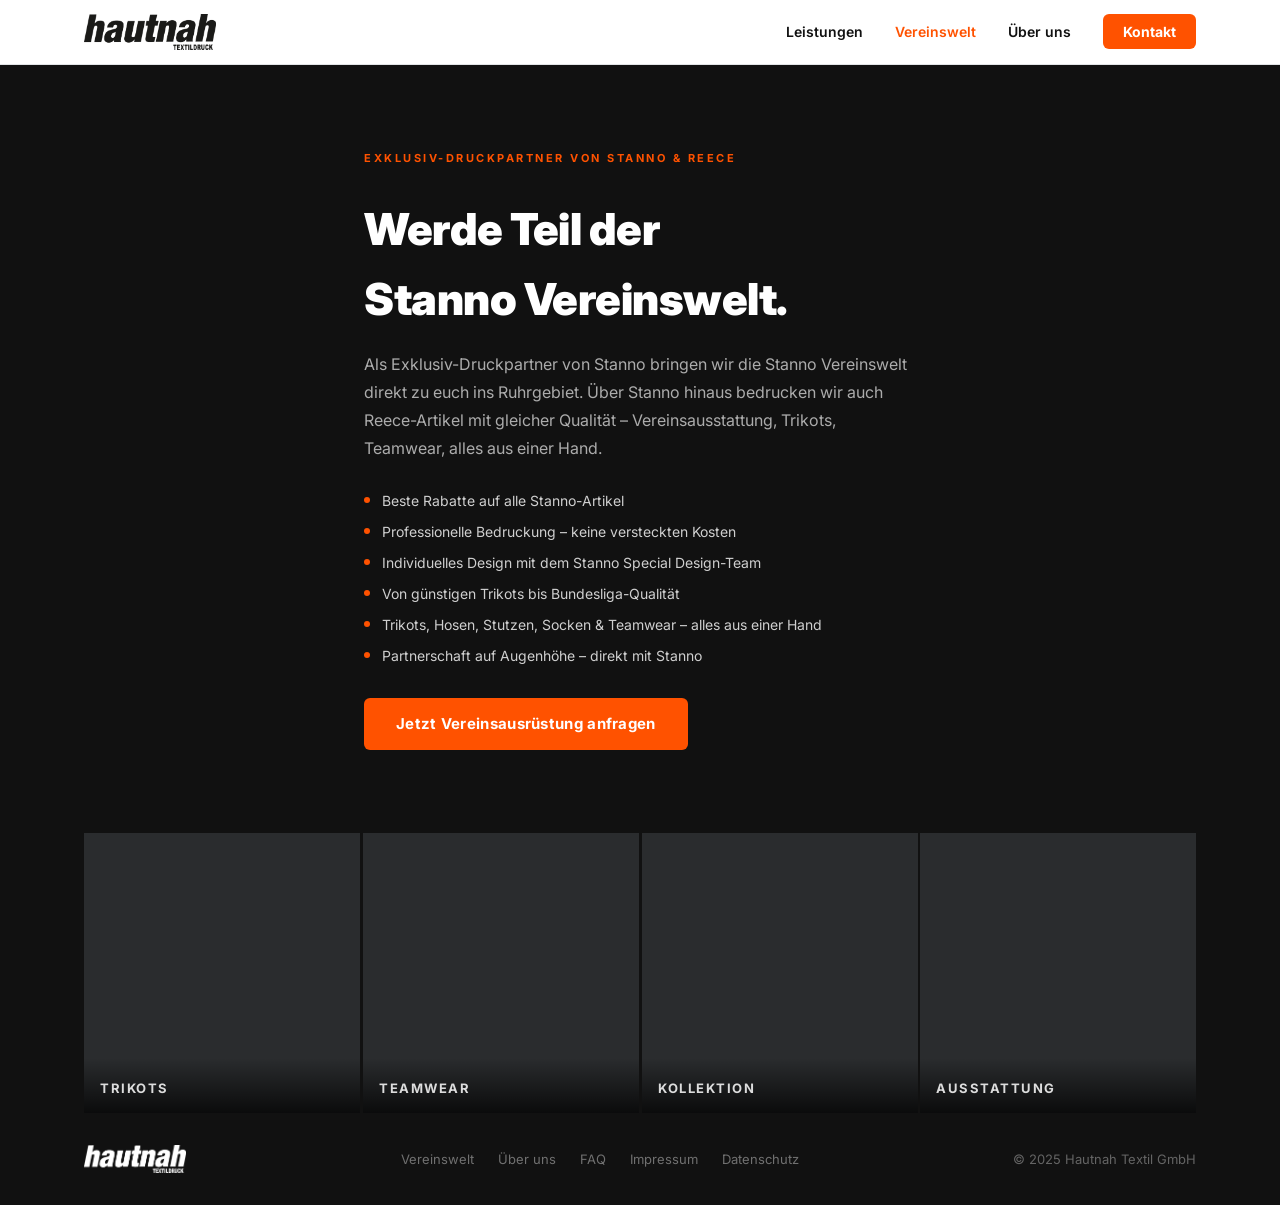
<file: vereinswelt.html>
<!DOCTYPE html>
<html lang="de">
<head>
  <meta charset="UTF-8">
  <meta name="viewport" content="width=device-width, initial-scale=1.0">
  <script>try{document.documentElement.className+=' sr';}catch(e){}</script>

  <title>Stanno Vereinswelt – Hautnah Textil | Exklusiv-Druckpartner</title>
  <meta name="description" content="Als Exklusiv-Druckpartner von Stanno & Reece bringen wir die Stanno Vereinswelt ins Ruhrgebiet: Trikots, Teamwear und Vereinsausstattung – individuell bedruckt, alles aus einer Hand.">
  <link rel="canonical" href="https://www.hautnah-textil.de/vereinswelt.html">

  <link rel="icon" type="image/png" href="/assets/logo.png">
  <link rel="apple-touch-icon" href="/assets/logo.png">

  <link rel="preconnect" href="https://fonts.googleapis.com">
  <link rel="preconnect" href="https://fonts.gstatic.com" crossorigin>
  <link href="https://fonts.googleapis.com/css2?family=Inter:wght@300;400;500;600;700;900&display=swap" rel="stylesheet">
  <link rel="stylesheet" href="style.css?v=20260610c">
    <script defer src="https://analytics.damntools.de/script.js" data-website-id="b19696ce-0dbf-492f-91c9-340fdf4747a9"></script>
</head>
<body>

  <!-- NAV -->
  <nav class="nav" id="nav">
    <div class="nav-inner">
      <a href="index.html" class="logo">
        <img src="assets/logo.png" alt="hautnah Textildruck" class="logo-img">
      </a>
      <ul class="nav-links">
        <li><a href="index.html#leistungen">Leistungen</a></li>
        <li><a href="vereinswelt.html" style="color:var(--cyan)">Vereinswelt</a></li>
        <li><a href="ueber-uns.html">Über uns</a></li>
        <li><a href="index.html#kontakt" class="btn-nav">Kontakt</a></li>
      </ul>
      <button class="burger" id="burger" aria-label="Menü">
        <span></span><span></span><span></span>
      </button>
    </div>
    <div class="mobile-menu" id="mobileMenu">
      <a href="index.html#leistungen">Leistungen</a>
      <a href="vereinswelt.html" style="color:var(--cyan)">Vereinswelt</a>
      <a href="ueber-uns.html">Über uns</a>
      <a href="index.html#kontakt" class="btn-nav">Kontakt</a>
    </div>
  </nav>

  <!-- STANNO PARTNER -->
  <section class="stanno" style="margin-top:64px;">
    <div class="stanno-banner">
      <div class="stanno-banner-bg"></div>
      <div class="stanno-banner-content container reveal">
        <span class="label" style="color:#FF5200">Exklusiv-Druckpartner von Stanno &amp; Reece</span>
        <h2>Werde Teil der<br>Stanno Vereinswelt.</h2>
        <p>Als Exklusiv-Druckpartner von Stanno bringen wir die Stanno Vereinswelt direkt zu euch ins Ruhrgebiet. Über Stanno hinaus bedrucken wir auch Reece-Artikel mit gleicher Qualität – Vereinsausstattung, Trikots, Teamwear, alles aus einer Hand.</p>
        <div class="stanno-vorteile">
          <div class="stanno-vorteil">Beste Rabatte auf alle Stanno-Artikel</div>
          <div class="stanno-vorteil">Professionelle Bedruckung – keine versteckten Kosten</div>
          <div class="stanno-vorteil">Individuelles Design mit dem Stanno Special Design-Team</div>
          <div class="stanno-vorteil">Von günstigen Trikots bis Bundesliga-Qualität</div>
          <div class="stanno-vorteil">Trikots, Hosen, Stutzen, Socken & Teamwear – alles aus einer Hand</div>
          <div class="stanno-vorteil">Partnerschaft auf Augenhöhe – direkt mit Stanno</div>
        </div>
        <a href="index.html#kontakt" class="btn-primary">Jetzt Vereinsausrüstung anfragen</a>
      </div>
    </div>
    <div class="stanno-grid container">
      <div class="stanno-item">
        <div class="stanno-item-img" style="background-image:url('https://www.stanno.com/media/wysiwyg/Stanno-DE/Trikots.webp')"></div>
        <div class="stanno-item-label">Trikots</div>
      </div>
      <div class="stanno-item">
        <div class="stanno-item-img" style="background-image:url('https://www.stanno.com/media/cache/catalog/category/Categoriebanner_teamwear_1-1200xbw0c0q80.png')"></div>
        <div class="stanno-item-label">Teamwear</div>
      </div>
      <div class="stanno-item">
        <div class="stanno-item-img" style="background-image:url('https://www.stanno.com/media/wysiwyg/Stanno-DE/Design_ohne_Titel-17.png')"></div>
        <div class="stanno-item-label">Kollektion</div>
      </div>
      <div class="stanno-item">
        <div class="stanno-item-img" style="background-image:url('https://cdn.deventrade.com/resizer/420x420/408039-7800-01.jpg')"></div>
        <div class="stanno-item-label">Ausstattung</div>
      </div>
    </div>
  </section>

  <!-- FOOTER -->
  <footer class="footer">
    <div class="container footer-inner">
      <div class="footer-logo">
        <img src="assets/logo-weiss.png" alt="hautnah Textildruck" class="logo-img logo-img--footer" loading="lazy">
      </div>
      <div class="footer-links">
        <a href="vereinswelt.html">Vereinswelt</a>
        <a href="ueber-uns.html">Über uns</a>
        <a href="faq.html">FAQ</a>
        <a href="impressum.html">Impressum</a>
        <a href="datenschutz.html">Datenschutz</a>
      </div>
      <p class="footer-copy">&copy; 2025 Hautnah Textil GmbH</p>
    </div>
  </footer>

  <script>
    const nav = document.getElementById('nav');
    window.addEventListener('scroll', () => nav.classList.toggle('scrolled', window.scrollY > 20));
    const burger = document.getElementById('burger');
    const mobileMenu = document.getElementById('mobileMenu');
    burger.addEventListener('click', () => mobileMenu.classList.toggle('open'));
    mobileMenu.querySelectorAll('a').forEach(a => a.addEventListener('click', () => mobileMenu.classList.remove('open')));
  </script>
  <script src="reveal.js?v=20260610c"></script>
</body>
</html>
</file>
<file: style.css>
/* ── Intro Splash ──────────────────────────────────────────────────────────── */
/* Wiederkehrender Besuch in derselben Session: Intro überspringen, Inhalt sofort zeigen */
.intro-seen .intro { display: none !important; }
.intro-seen .anim-up { opacity: 1; transform: none; transition: none; }

.intro {
  position: fixed;
  top: 0; left: 0; right: 0; bottom: 0;
  z-index: 9999;
  background: #111;
  overflow: hidden;
  pointer-events: none;
}
.intro-video {
  position: absolute;
  top: 50%;
  left: 50%;
  width: 100vw;
  height: 56.25vw;
  min-height: 100vh;
  min-width: 177.78vh;
  transform: translate(-50%, -50%);
  opacity: 0;
  animation: video-in .9s ease .1s forwards;
}
.intro-overlay {
  position: absolute;
  top: 0; left: 0; right: 0; bottom: 0;
  background: rgba(0,0,0,.45);
}
.intro-logo-img {
  position: absolute;
  top: 50%;
  left: 50%;
  transform: translate(-50%, calc(-50% + 16px));
  z-index: 1;
  width: clamp(240px, 50vw, 480px);
  opacity: 0;
  animation: fade-up .6s cubic-bezier(.22,1,.36,1) .4s forwards;
  filter: brightness(0) invert(1);
}
.intro.exit {
  animation: iris-close .7s cubic-bezier(.4,0,.6,1) forwards;
}
/* Autoplay blockiert (z.B. iOS-Stromsparmodus): Standbild ausblenden, Logo-Splash bleibt */
.intro.kein-video .intro-video { opacity: 0 !important; }
@keyframes video-in   { to { opacity: 1; } }
@keyframes fade-up    { to { opacity: 1; transform: translate(-50%, -50%); } }
@keyframes iris-close {
  from { clip-path: circle(150% at 50% 50%); }
  to   { clip-path: circle(0%   at 50% 50%); }
}
@media (max-width: 768px) {
  .intro-logo-img { width: clamp(180px, 70vw, 300px); }
  .intro-overlay  { background: rgba(0,0,0,.55); }
}

/* ── Hero Animations ───────────────────────────────────────────────────────── */
.anim-up {
  opacity: 0;
  transform: translateY(20px);
  transition: opacity .6s ease, transform .6s cubic-bezier(.22,1,.36,1);
}
.anim-up.visible {
  opacity: 1;
  transform: translateY(0);
}

/* ── Scroll-Reveal (per reveal.js) ─────────────────────────────────────────── */
/* .sr wird vom Head-Skript früh gesetzt → Verstecken greift vor dem ersten Paint */
.sr .reveal {
  opacity: 0;
  transform: translateY(36px);
  transition: opacity .8s cubic-bezier(.22,1,.36,1), transform .8s cubic-bezier(.22,1,.36,1);
  will-change: opacity, transform;
}
.sr .reveal.in { opacity: 1; transform: none; }
.sr .reveal.r-scale { transform: scale(.94) translateY(22px); }
.sr .reveal.r-scale.in { transform: none; }
@media (prefers-reduced-motion: reduce) {
  .sr .reveal, .sr .reveal.r-scale {
    opacity: 1 !important; transform: none !important; transition: none !important;
  }
}

/* Kontakt: Kategorie-Buttons leuchten gestaffelt einmal auf (per reveal.js getriggert) */
@keyframes katGlow {
  0%   { box-shadow: 0 0 0 0 rgba(255,82,0,0); }
  30%  { box-shadow: 0 0 0 4px rgba(255,82,0,.30), 0 8px 22px rgba(255,82,0,.32);
         border-color: var(--cyan); color: var(--cyan); transform: translateY(-3px); }
  100% { box-shadow: 0 0 0 0 rgba(255,82,0,0); }
}
.kat-btn.kat-glow { animation: katGlow .85s ease; }
@media (prefers-reduced-motion: reduce) { .kat-btn.kat-glow { animation: none; } }

/* WhatsApp-Link: blinkt grün auf und bleibt grün (per reveal.js, ~2s nach der Button-Welle) */
@keyframes waBlink { 0%,100% { opacity: 1; } 50% { opacity: .15; } }
.kontakt-wa-klein.wa-blink { animation: waBlink .7s ease both; }
.kontakt-wa-klein svg { width: 16px; height: 16px; vertical-align: -3px; margin-right: 6px; fill: currentColor; }
.kontakt-wa-klein.wa-green { color: #25D366 !important; text-shadow: 0 0 8px rgba(37,211,102,.30); }
.kontakt-wa-klein.wa-green:hover { color: #3be57d !important; }
@media (prefers-reduced-motion: reduce) { .kontakt-wa-klein.wa-blink { animation: none; } }

/* ── Reset & Base ──────────────────────────────────────────────────────────── */
*, *::before, *::after { box-sizing: border-box; margin: 0; padding: 0; }

:root {
  --anthrazit: #111111;
  --anthrazit-2: #111111;
  --cyan:      #FF5200;
  --cyan-dk:   #e04600;
  --white:     #ffffff;
  --off:       #f4f5f6;
  --muted:     #6b7280;
  --border:    #e2e4e6;
  --radius:    6px;
  --shadow:    0 2px 16px rgba(0,0,0,.06);
}

html { scroll-behavior: smooth; }

body {
  font-family: 'Inter', sans-serif;
  color: var(--anthrazit);
  background: var(--white);
  line-height: 1.6;
  -webkit-font-smoothing: antialiased;
}

a { text-decoration: none; color: inherit; }
ul { list-style: none; }

.container {
  max-width: 1160px;
  margin: 0 auto;
  padding: 0 24px;
}

/* ── Buttons ───────────────────────────────────────────────────────────────── */
.btn-primary {
  display: inline-block;
  background: var(--cyan);
  color: var(--white);
  font-weight: 700;
  font-size: 15px;
  padding: 14px 32px;
  border-radius: var(--radius);
  border: none;
  cursor: pointer;
  transition: background .2s, transform .15s;
  letter-spacing: .3px;
}
.btn-primary:hover { background: var(--cyan-dk); transform: translateY(-1px); }
.btn-ghost {
  display: inline-block;
  color: var(--anthrazit);
  font-weight: 700;
  font-size: 15px;
  padding: 14px 32px;
  border-radius: var(--radius);
  border: 2px solid var(--border);
  transition: border-color .2s, color .2s;
}
.btn-ghost:hover { border-color: var(--cyan); color: var(--cyan); }
.btn-full { width: 100%; text-align: center; }
.btn-nav {
  background: var(--cyan);
  color: var(--white) !important;
  padding: 9px 20px;
  border-radius: var(--radius);
  font-weight: 700;
  font-size: 14px;
  transition: background .2s;
}
.btn-nav:hover { background: var(--cyan-dk); }

/* ── Logo ──────────────────────────────────────────────────────────────────── */
.logo { display: flex; align-items: center; }
.logo-img {
  height: 36px;
  width: auto;
  display: block;
}
.logo-img--footer {
  height: 28px;
  filter: brightness(0) invert(1);
}

/* ── Nav ───────────────────────────────────────────────────────────────────── */
.nav {
  position: fixed;
  top: 0; left: 0; right: 0;
  z-index: 100;
  background: rgba(255,255,255,.96);
  backdrop-filter: blur(12px);
  border-bottom: 1px solid var(--border);
  transition: box-shadow .3s;
}
.nav.scrolled { box-shadow: 0 2px 20px rgba(0,0,0,.08); }
.nav-inner {
  max-width: 1160px;
  margin: 0 auto;
  padding: 0 24px;
  height: 64px;
  display: flex;
  align-items: center;
  justify-content: space-between;
}
.nav-links {
  display: flex;
  align-items: center;
  gap: 32px;
  font-size: 14px;
  font-weight: 600;
}
.nav-links a:not(.btn-nav):hover { color: var(--cyan); }
.burger {
  display: none;
  flex-direction: column;
  gap: 5px;
  background: none;
  border: none;
  cursor: pointer;
  padding: 4px;
}
.burger span {
  display: block;
  width: 22px; height: 2px;
  background: var(--anthrazit);
  border-radius: 2px;
  transition: .3s;
}
.mobile-menu {
  display: none;
  flex-direction: column;
  padding: 16px 24px 20px;
  gap: 16px;
  font-size: 15px;
  font-weight: 600;
  border-top: 1px solid var(--border);
}
.mobile-menu.open { display: flex; }
.mobile-menu .btn-nav { text-align: center; }

/* ── Hero Banner (Stanno-Stil) ─────────────────────────────────────────────── */
.hero-banner {
  position: relative;
  min-height: 90vh;
  display: flex;
  align-items: center;
  overflow: hidden;
}
.hero-banner-bg {
  position: absolute;
  inset: 0;
  background-size: cover;
  background-position: center 30%;
  transform: scale(1.03);
  transition: transform 8s ease;
}
.hero-banner-bg.loaded { transform: scale(1); }
.hero-banner-overlay {
  position: absolute;
  inset: 0;
  background: linear-gradient(135deg, rgba(0,0,0,.78) 0%, rgba(0,0,0,.35) 100%);
}
.hero-banner-content {
  position: relative;
  z-index: 1;
  padding: 140px 24px 80px;
  color: #fff;
  max-width: 720px;
}
.hero-banner-content h1 {
  font-size: clamp(44px, 7.5vw, 88px);
  font-weight: 900;
  line-height: 1;
  letter-spacing: -2px;
  color: #fff;
  margin: 12px 0 22px;
  text-transform: uppercase;
}
.hero-eyebrow {
  font-size: 13px;
  font-weight: 700;
  letter-spacing: 2.5px;
  text-transform: uppercase;
  color: var(--cyan);
  margin-bottom: 0;
}
.hero-sub {
  font-size: 17px;
  color: rgba(255,255,255,.78);
  max-width: 520px;
  margin-bottom: 36px;
  line-height: 1.75;
}
.hero-cta { display: flex; gap: 12px; flex-wrap: wrap; }
.hero-banner-stats {
  display: flex;
  gap: 48px;
  margin-top: 52px;
  padding-top: 32px;
  border-top: 1px solid rgba(255,255,255,.18);
  flex-wrap: wrap;
}
.hero-banner-stat { display: flex; flex-direction: column; gap: 4px; }
.hero-banner-stat-num {
  font-size: 30px;
  font-weight: 900;
  color: var(--cyan);
  letter-spacing: -1px;
  line-height: 1;
}
.hero-banner-stat-lbl {
  font-size: 11px;
  font-weight: 600;
  color: rgba(255,255,255,.55);
  text-transform: uppercase;
  letter-spacing: .8px;
}

/* ── Section Head ──────────────────────────────────────────────────────────── */
.section-head {
  text-align: center;
  max-width: 600px;
  margin: 0 auto 56px;
}
.label {
  display: inline-block;
  font-size: 11px;
  font-weight: 700;
  letter-spacing: 2.5px;
  text-transform: uppercase;
  color: var(--cyan);
  margin-bottom: 14px;
}
.section-head h2 {
  font-size: clamp(26px, 4vw, 40px);
  font-weight: 800;
  letter-spacing: -.5px;
  margin-bottom: 16px;
  line-height: 1.15;
}
.section-head p { color: var(--muted); font-size: 16px; line-height: 1.7; }

/* ── Leistungen ────────────────────────────────────────────────────────────── */
.leistungen { padding: 96px 24px; background: var(--off); }
.cards {
  display: grid;
  grid-template-columns: repeat(auto-fit, minmax(240px, 1fr));
  gap: 20px;
}
.card {
  background: var(--white);
  border-radius: var(--radius);
  padding: 32px;
  box-shadow: var(--shadow);
  transition: transform .2s, box-shadow .2s;
  border-top: 3px solid transparent;
}
.card:hover {
  transform: translateY(-3px);
  box-shadow: 0 8px 32px rgba(0,0,0,.1);
  border-top-color: var(--cyan);
}
.card--accent {
  background: var(--cyan);
  color: var(--white);
  border-top-color: var(--cyan-dk);
}
.card--accent p { color: rgba(255,255,255,.8); }
.card--accent li { color: rgba(255,255,255,.9); }
.card-cat {
  font-size: 10px;
  font-weight: 700;
  letter-spacing: 2px;
  text-transform: uppercase;
  color: var(--cyan);
  margin-bottom: 12px;
}
.card h3 { font-size: 19px; font-weight: 800; margin-bottom: 10px; }
.card p { font-size: 14px; color: var(--muted); margin-bottom: 20px; line-height: 1.7; }
.card--accent .card-cat { color: rgba(255,255,255,.7); }
.card--accent h3 { color: var(--white); }
.card ul { display: flex; flex-direction: column; gap: 7px; }
.card li {
  font-size: 13px;
  color: var(--muted);
  padding-left: 14px;
  position: relative;
}
.card li::before {
  content: '';
  position: absolute;
  left: 0;
  top: 8px;
  width: 5px;
  height: 5px;
  border-radius: 50%;
  background: var(--cyan);
}
.card--accent li { color: rgba(255,255,255,.9); }
.card--accent .card li::before { background: rgba(255,255,255,.6); }

/* ── Galerie ───────────────────────────────────────────────────────────────── */
.galerie { overflow: hidden; }
.galerie-grid {
  display: grid;
  grid-template-columns: 2fr 1fr 1fr;
  height: 420px;
}
.galerie-bild {
  position: relative;
  overflow: hidden;
  background-size: cover;
  background-position: center;
}
.galerie-bild--1 {
  background-color: var(--anthrazit);
  background-image: url('assets/foto-showroom.webp');
}
.galerie-bild--2 {
  background-color: #2a3540;
  background-image: url('assets/foto-beratung.webp');
}
.galerie-bild--3 {
  background-color: #1a2830;
  background-image: url('assets/foto-guinea-team.jpg');
  background-position: center 30%;
}
.galerie-overlay {
  position: absolute;
  inset: 0;
  background: linear-gradient(to top, rgba(0,0,0,.7) 0%, rgba(0,0,0,.1) 60%);
  display: flex;
  align-items: flex-end;
  padding: 24px;
}
.galerie-overlay span {
  font-size: 13px;
  font-weight: 700;
  letter-spacing: 2px;
  text-transform: uppercase;
  color: rgba(255,255,255,.7);
}

/* ── Charity ───────────────────────────────────────────────────────────────── */
.charity { background: var(--anthrazit); overflow: hidden; }
.charity-inner {
  display: grid;
  grid-template-columns: 1fr 1fr;
  min-height: 380px;
  max-height: 440px;
  max-width: 1100px;
  margin: 0 auto;
}
.charity-content {
  padding: 56px 48px 56px 24px;
  display: flex;
  flex-direction: column;
  justify-content: center;
}
.charity-img { position: relative; overflow: hidden; }
.charity-img img {
  width: 100%;
  height: 100%;
  max-height: 440px;
  object-fit: cover;
  object-position: center 10%;
  display: block;
  transition: transform .5s ease;
}
.charity-img:hover img { transform: scale(1.03); }
@media (max-width: 768px) {
  .charity-inner { grid-template-columns: 1fr; }
  .charity-img { height: 320px; }
  .charity-content { padding: 56px 24px 40px; }
}

/* ── USPs ──────────────────────────────────────────────────────────────────── */
.usps { padding: 80px 24px; }
.usps-inner {
  display: grid;
  grid-template-columns: repeat(auto-fit, minmax(220px, 1fr));
  gap: 40px;
}
.usp-num {
  font-size: 13px;
  font-weight: 800;
  letter-spacing: 1px;
  color: var(--cyan);
  margin-bottom: 10px;
}
.usp h4 { font-size: 16px; font-weight: 700; margin-bottom: 8px; }
.usp p { font-size: 14px; color: var(--muted); line-height: 1.65; }

/* ── Stanno Partner ────────────────────────────────────────────────────────── */
.stanno { background: var(--anthrazit); }

.stanno-banner {
  position: relative;
  padding: 80px 24px;
  overflow: hidden;
  color: var(--white);
}
.stanno-banner-bg {
  position: absolute;
  inset: 0;
  background-image: url('https://www.stanno.com/media/wysiwyg/Stanno-DE/Stanno-F_r-Vereine-Hero-Banner-Mobile.webp');
  background-size: cover;
  background-position: center;
  opacity: .25;
}
.stanno-banner-content {
  position: relative;
  z-index: 1;
  max-width: 600px;
}
.stanno-banner-content h2 {
  font-size: clamp(28px, 4vw, 44px);
  font-weight: 900;
  letter-spacing: -.5px;
  margin: 12px 0 16px;
  color: var(--white);
}
.stanno-banner-content p {
  font-size: 16px;
  color: rgba(255,255,255,.65);
  line-height: 1.75;
  margin-bottom: 28px;
}
.stanno-vorteile {
  display: flex;
  flex-direction: column;
  gap: 10px;
  margin-bottom: 32px;
}
.stanno-vorteil {
  font-size: 14px;
  color: rgba(255,255,255,.8);
  padding-left: 18px;
  position: relative;
  line-height: 1.5;
}
.stanno-vorteil::before {
  content: '';
  position: absolute;
  left: 0;
  top: 7px;
  width: 6px;
  height: 6px;
  border-radius: 50%;
  background: var(--cyan);
}

.stanno-grid {
  display: grid;
  grid-template-columns: repeat(4, 1fr);
  gap: 3px;
  padding-top: 3px;
}
.stanno-item { position: relative; overflow: hidden; }
.stanno-item-img {
  height: 280px;
  background-size: cover;
  background-position: center;
  background-color: #2a2c2e;
  transition: transform .4s;
}
.stanno-item:hover .stanno-item-img { transform: scale(1.05); }
.stanno-item-label {
  position: absolute;
  bottom: 0; left: 0; right: 0;
  padding: 20px 16px 14px;
  background: linear-gradient(to top, rgba(0,0,0,.75), transparent);
  font-size: 13px;
  font-weight: 700;
  letter-spacing: 1.5px;
  text-transform: uppercase;
  color: rgba(255,255,255,.85);
}

@media (max-width: 768px) {
  .stanno-banner { padding: 56px 20px; }
  .stanno-banner-content h2 { font-size: 28px; }
  .stanno-grid { grid-template-columns: repeat(2, 1fr); }
  .stanno-item-img { height: 180px; }
}
@media (max-width: 480px) {
  .stanno-grid { grid-template-columns: 1fr 1fr; }
  .stanno-item-img { height: 140px; }
}

/* ── Ablauf ────────────────────────────────────────────────────────────────── */
.ablauf { padding: 96px 24px; background: var(--white); border-top: 1px solid var(--border); }
.ablauf .section-head h2 { color: var(--anthrazit); }
.ablauf .section-head p { color: var(--muted); }
.steps {
  display: flex;
  align-items: flex-start;
  gap: 16px;
  flex-wrap: wrap;
  justify-content: center;
}
.step {
  flex: 1;
  min-width: 180px;
  max-width: 220px;
}
.step-num {
  font-size: 40px;
  font-weight: 900;
  color: var(--cyan);
  line-height: 1;
  margin-bottom: 14px;
  letter-spacing: -1px;
}
.step h3 { font-size: 16px; font-weight: 700; margin-bottom: 8px; color: var(--anthrazit); }
.step p { font-size: 14px; color: var(--muted); line-height: 1.7; }
.step-arrow {
  flex: 0;
  width: 24px;
  height: 2px;
  background: var(--border);
  margin-top: 28px;
  position: relative;
}
.step-arrow::after {
  content: '';
  position: absolute;
  right: -1px;
  top: -4px;
  width: 0;
  height: 0;
  border-top: 5px solid transparent;
  border-bottom: 5px solid transparent;
  border-left: 8px solid var(--border);
}

/* ── Kontakt ───────────────────────────────────────────────────────────────── */
.kontakt { padding: 110px 24px; background: var(--anthrazit); }
.kontakt-kopf {
  text-align: center;
  max-width: 560px;
  margin: 0 auto 40px;
}
.kontakt-kopf .label { margin-bottom: 12px; }
.kontakt-kopf h2 {
  font-size: clamp(34px, 5vw, 54px);
  font-weight: 900;
  letter-spacing: -.5px;
  margin-bottom: 16px;
  line-height: 1.1;
  color: #fff;
}
.kontakt-kopf p { color: rgba(255,255,255,.7); font-size: 16px; line-height: 1.7; }
.kontakt-infos {
  display: flex;
  justify-content: center;
  gap: 24px;
  flex-wrap: wrap;
  margin-top: 28px;
}
.kontakt-link {
  font-size: 14px;
  font-weight: 600;
  color: rgba(255,255,255,.75);
  transition: color .2s;
}
.kontakt-link:hover { color: var(--cyan); }

.kontakt-form { display: flex; flex-direction: column; gap: 14px; }
.form-row { display: grid; grid-template-columns: 1fr 1fr; gap: 12px; }
input, select, textarea {
  width: 100%;
  padding: 13px 16px;
  border: 1.5px solid var(--border);
  border-radius: var(--radius);
  font-family: inherit;
  font-size: 14px;
  color: var(--anthrazit);
  background: var(--white);
  transition: border-color .2s;
  outline: none;
}
input:focus, select:focus, textarea:focus { border-color: var(--cyan); }
textarea { resize: vertical; }
.form-hint { font-size: 12px; color: var(--muted); text-align: center; }
.form-label { font-size: 13px; color: var(--muted); margin-bottom: 6px; display: block; }

/* ── Kontakt Smart Form ────────────────────────────────────────────────────── */
.kontakt-wa-klein { color: rgba(255,255,255,.6); font-size: 14px; font-weight: 500; }
.kontakt-wa-klein:hover { color: var(--cyan); }

.kontakt-form-wrap {
  display: flex;
  flex-direction: column;
  gap: 16px;
  max-width: 600px;
  margin: 0 auto;
  background: var(--white);
  border-radius: 16px;
  padding: 32px;
  box-shadow: 0 20px 60px rgba(0,0,0,.30);
}

.kategorie-picker {
  display: grid;
  grid-template-columns: 1fr 1fr 1fr;
  gap: 8px;
}
.kat-btn {
  padding: 11px 14px;
  border: 1.5px solid var(--border);
  border-radius: var(--radius);
  background: var(--white);
  color: var(--anthrazit);
  font-family: inherit;
  font-size: 13px;
  font-weight: 600;
  cursor: pointer;
  text-align: left;
  transition: border-color .2s, background .2s, color .2s;
}
.kat-btn:hover { border-color: var(--cyan); color: var(--cyan); }
.kat-btn.aktiv { border-color: var(--cyan); background: var(--cyan); color: #fff; }

.kontakt-form { display: none; flex-direction: column; gap: 14px; }
.kontakt-form.aktiv { display: flex; }
.form-group { display: block; }

.artikel-row {
  display: grid;
  grid-template-columns: 1fr 90px;
  gap: 8px;
  margin-bottom: 8px;
}
.inp-menge { width: 90px; }
.btn-add-row {
  width: 100%;
  padding: 9px 14px;
  background: none;
  border: 1.5px dashed var(--border);
  border-radius: var(--radius);
  font-family: inherit;
  font-size: 13px;
  font-weight: 600;
  color: var(--muted);
  cursor: pointer;
  transition: border-color .2s, color .2s;
}
.btn-add-row:hover { border-color: var(--cyan); color: var(--cyan); }

/* ── Produktsuche ─────────────────────────────────────────────────────────── */
.form-label { display: block; font-size: 13px; font-weight: 600; margin-bottom: 6px; color: var(--anthrazit); }
.produkt-suche-row { display: grid; grid-template-columns: 1fr auto; gap: 8px; }
.btn-produkt-suche {
  padding: 9px 16px;
  background: var(--cyan);
  border: none;
  border-radius: var(--radius);
  font-family: inherit;
  font-size: 14px;
  font-weight: 600;
  color: var(--white);
  cursor: pointer;
  transition: background .2s;
}
.btn-produkt-suche:hover { background: var(--cyan-dk); }
.produkt-hinweis { font-size: 13px; color: var(--muted); margin: 8px 0 0; }
.produkt-ergebnisse { display: flex; flex-direction: column; gap: 6px; margin-top: 8px; max-height: 280px; overflow-y: auto; }
.produkt-treffer {
  display: flex;
  align-items: center;
  gap: 10px;
  width: 100%;
  padding: 6px 8px;
  background: var(--off);
  border: 1.5px solid var(--border);
  border-radius: var(--radius);
  cursor: pointer;
  text-align: left;
  transition: border-color .2s;
}
.produkt-treffer:hover { border-color: var(--cyan); }
.produkt-treffer img, .produkt-noimg { width: 44px; height: 44px; object-fit: contain; border-radius: 4px; background: var(--white); flex: 0 0 auto; }
.produkt-treffer-info { display: flex; flex-direction: column; gap: 2px; min-width: 0; }
.produkt-treffer-info strong { font-size: 14px; font-weight: 600; color: var(--anthrazit); }
.produkt-treffer-info small { font-size: 12px; color: var(--muted); }
.produkt-auswahl { display: flex; flex-direction: column; gap: 6px; margin-top: 8px; }
.produkt-chip {
  display: flex;
  align-items: center;
  justify-content: space-between;
  gap: 8px;
  padding: 8px 12px;
  background: var(--off);
  border: 1.5px solid var(--cyan);
  border-radius: var(--radius);
  font-size: 13px;
}
.produkt-chip small { color: var(--muted); }
.produkt-chip-info { flex: 1; min-width: 0; }
.produkt-chip-menge { display: flex; align-items: center; gap: 6px; font-size: 12px; color: var(--muted); white-space: nowrap; }
.produkt-chip-menge input { width: 62px; padding: 6px 8px; font-size: 13px; }
.produkt-chip-x {
  background: none;
  border: none;
  color: var(--muted);
  font-size: 15px;
  cursor: pointer;
  padding: 0 4px;
  line-height: 1;
}
.produkt-chip-x:hover { color: var(--cyan); }
.produkt-bedruckt-hinweis { color: var(--cyan-dk); }

.form-success {
  display: none;
  text-align: center;
  padding: 56px 24px;
}
.form-success.aktiv { display: block; }
.form-success-check {
  width: 56px;
  height: 56px;
  background: var(--cyan);
  border-radius: 50%;
  display: flex;
  align-items: center;
  justify-content: center;
  font-size: 22px;
  color: #fff;
  font-weight: 700;
  margin: 0 auto 20px;
}
.form-success h3 { font-size: 20px; font-weight: 800; margin-bottom: 10px; }
.form-success p { color: var(--muted); font-size: 15px; }

/* ── Shop Teaser ───────────────────────────────────────────────────────────── */
.shop-teaser {
  padding: 80px 24px;
  background: var(--off);
  border-top: 1px solid var(--border);
}
.shop-teaser-inner {
  display: flex;
  align-items: center;
  justify-content: space-between;
  gap: 48px;
}
.shop-teaser h2 {
  font-size: clamp(24px, 3.5vw, 36px);
  font-weight: 800;
  letter-spacing: -.5px;
  margin-bottom: 12px;
  margin-top: 10px;
}
.shop-teaser p {
  color: var(--muted);
  font-size: 16px;
  line-height: 1.7;
  max-width: 480px;
}
.shop-badge {
  flex: 0 0 auto;
  width: 140px;
  height: 140px;
  border-radius: 50%;
  border: 3px solid var(--cyan);
  display: flex;
  flex-direction: column;
  align-items: center;
  justify-content: center;
  gap: 2px;
}
.shop-badge-text {
  font-size: 26px;
  font-weight: 900;
  color: var(--cyan);
  letter-spacing: -1px;
}
.shop-badge-sub {
  font-size: 10px;
  font-weight: 600;
  letter-spacing: 2px;
  text-transform: uppercase;
  color: var(--muted);
}

@media (max-width: 768px) {
  .shop-teaser-inner { flex-direction: column; text-align: center; }
  .shop-teaser p { margin: 0 auto; }
}

/* ── Footer ────────────────────────────────────────────────────────────────── */
.footer { background: var(--anthrazit); padding: 32px 24px; }
.footer-inner {
  display: flex;
  align-items: center;
  justify-content: space-between;
  flex-wrap: wrap;
  gap: 16px;
}
.footer-logo { display: flex; align-items: center; }
.footer-links { display: flex; gap: 24px; }
.footer-links a { font-size: 13px; color: rgba(255,255,255,.4); transition: color .2s; }
.footer-links a:hover { color: var(--white); }
.footer-copy { font-size: 13px; color: rgba(255,255,255,.35); }


/* ── Responsive ────────────────────────────────────────────────────────────── */
@media (max-width: 768px) {
  .nav-links { display: none; }
  .burger { display: flex; }

  .hero {
    flex-direction: column;
    min-height: auto;
    padding-top: 88px;
    text-align: center;
    gap: 40px;
  }
  .hero-wordmark { justify-content: center; }
  .hero-logo-img { width: 70vw; max-width: 280px; }
  .hw-haut, .hw-nah { font-size: clamp(60px, 18vw, 100px); letter-spacing: -3px; }
  .hero-sub { margin: 0 auto 36px; }
  .hero-cta { justify-content: center; }
  .hero-visual { order: -1; width: 100%; }
  .hero-stats { flex-direction: row; }
  .hero-stat { flex: 1; padding: 16px 12px; }
  .hero-divider { width: 1px; height: auto; }
  .stat-num { font-size: 24px; }
  .stat-label { font-size: 10px; }

  .hero-banner { min-height: 70vh; }
  .hero-banner-content { padding: 100px 20px 60px; }
  .hero-banner-stats { gap: 28px; }

  .galerie-grid { grid-template-columns: 1fr; height: auto; }
  .galerie-bild { height: 220px; display: block !important; }

  .steps { flex-direction: column; align-items: center; }
  .step { max-width: 100%; text-align: center; }
  .step-arrow { display: none; }

  .form-row { grid-template-columns: 1fr; }
  .kategorie-picker { grid-template-columns: 1fr 1fr; }
  .kat-btn { text-align: center; }
  .artikel-row { grid-template-columns: 1fr; }
  .inp-menge { width: 100%; }
  .kontakt { padding: 72px 18px; }
  .kontakt-form-wrap { padding: 22px; }
  .kontakt-infos { flex-direction: column; align-items: center; gap: 12px; }

  .footer-inner { flex-direction: column; text-align: center; }
}

@media (max-width: 480px) {
  .hero-cta { flex-direction: column; }
  .btn-primary, .btn-ghost { width: 100%; text-align: center; }
  .hero-stats { width: 100%; }
  .kontakt-infos { align-items: center; }
  .kategorie-picker { grid-template-columns: 1fr; }
}

/* ── FAQ ────────────────────────────────────────────────────────────────────── */
.faq-section {
  padding: 80px 0;
  background: var(--bg-secondary, #F7F7F8);
}
.faq-headline {
  font-size: clamp(22px, 3vw, 32px);
  font-weight: 700;
  text-align: center;
  margin-bottom: 40px;
  color: var(--anthrazit, #1e2022);
}
.faq-list {
  max-width: 720px;
  margin: 0 auto;
  display: flex;
  flex-direction: column;
  gap: 10px;
}
.faq-item {
  background: #fff;
  border: 0.5px solid #E5E7EB;
  border-radius: 10px;
  overflow: hidden;
}
.faq-item[open] {
  border-color: #FF5200;
}
.faq-q {
  padding: 16px 20px;
  font-size: 15px;
  font-weight: 600;
  cursor: pointer;
  list-style: none;
  display: flex;
  justify-content: space-between;
  align-items: center;
  color: var(--anthrazit, #1e2022);
  user-select: none;
}
.faq-q::-webkit-details-marker { display: none; }
.faq-q::after {
  content: '+';
  font-size: 20px;
  font-weight: 300;
  color: #FF5200;
  flex-shrink: 0;
  margin-left: 12px;
  transition: transform .2s;
}
.faq-item[open] .faq-q::after {
  transform: rotate(45deg);
}
.faq-a {
  padding: 0 20px 16px;
  font-size: 14px;
  line-height: 1.7;
  color: #4B5563;
  margin: 0;
}
</file>
